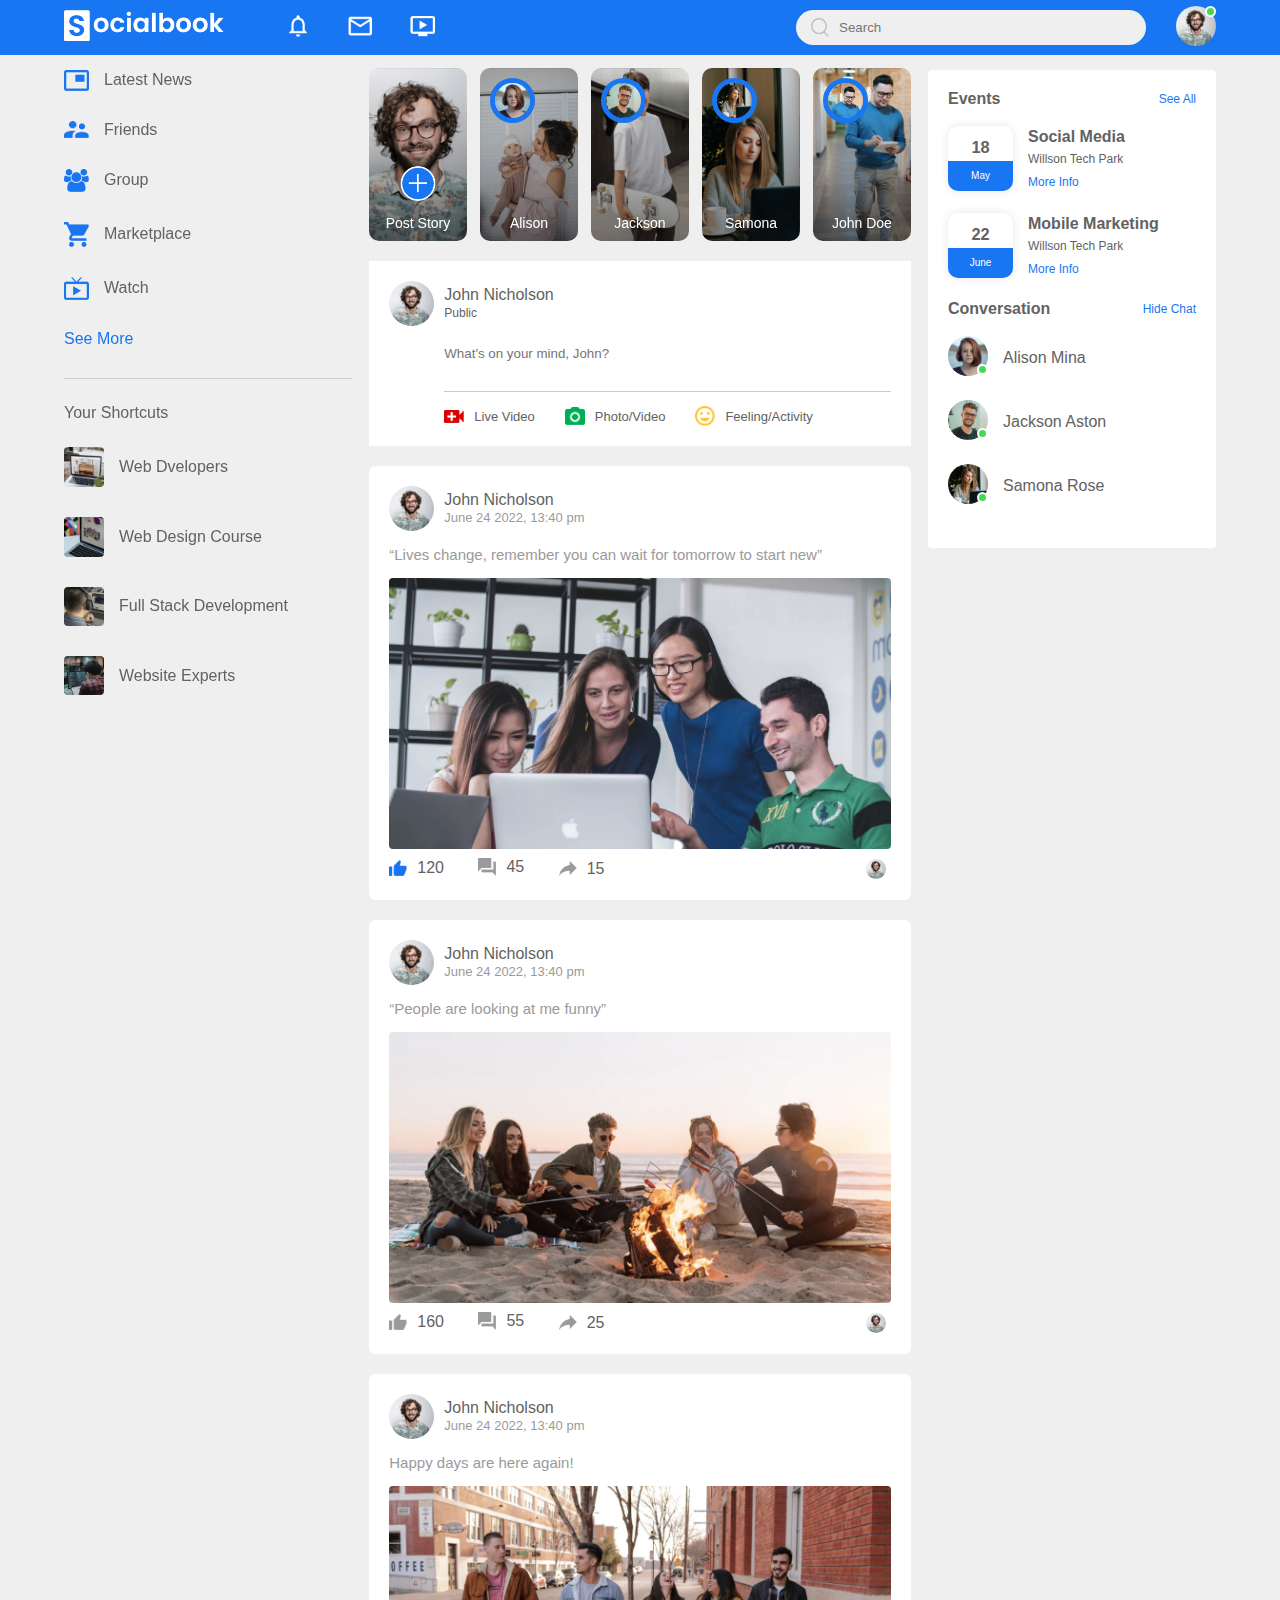
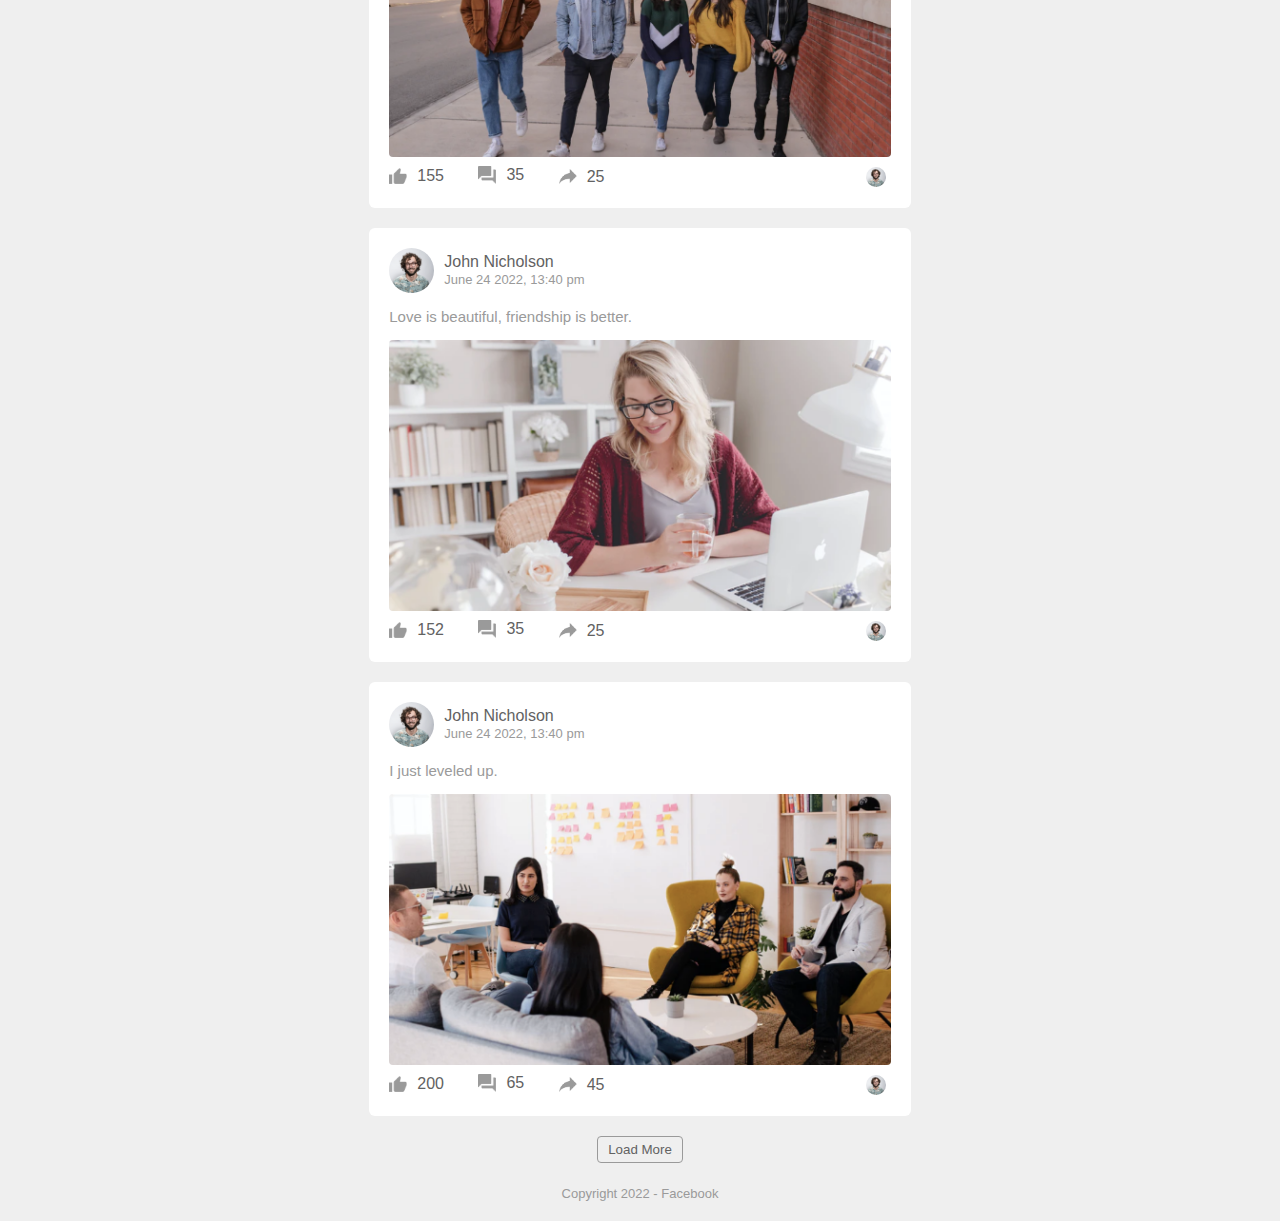
<file: index.html>
<!DOCTYPE html>
<html lang="en">
  <head>
    <meta charset="UTF-8" />
    <meta http-equiv="X-UA-Compatible" content="IE=edge" />
    <meta name="viewport" content="width=device-width, initial-scale=1.0" />
    <title>Facebook</title>
    <link rel="stylesheet" href="style.css" />
    <link
      rel="stylesheet"
      href="https://cdnjs.cloudflare.com/ajax/libs/font-awesome/6.1.1/css/all.min.css"
      integrity="sha512-KfkfwYDsLkIlwQp6LFnl8zNdLGxu9YAA1QvwINks4PhcElQSvqcyVLLD9aMhXd13uQjoXtEKNosOWaZqXgel0g=="
      crossorigin="anonymous"
      referrerpolicy="no-referrer"
    />
  </head>
  <body>
    <nav>
      <div class="nav-left">
          <a href="index.html">
        <img src="images/logo.png" class="logo" />
        </a>
        <ul>
          <li><img src="images/notification.png" /></li>
          <li><img src="images/inbox.png" /></li>
          <li><img src="images/video.png" /></li>
        </ul>
      </div>
      <div class="nav-right">
        <div class="search-box">
          <img src="images/search.png" />
          <input type="text" placeholder="Search" />
        </div>
        <div class="nav-user-icon online" onclick="settingsMenuToggle()">
          <img src="images/profile-pic.png" alt="" />
        </div>
      </div>

      <!-- settings-menu -->
      <div class="settings-menu">

        <div id="dark-btn" >
            <span></span>
        </div>


        <div class="settings-menu-inner">
          <div class="user-profile">
            <img src="images/profile-pic.png" />
            <div>
              <p>John Nicholson</p>
              <a href="profile.html">See your profile</a>
            </div>
          </div>

          <hr />

          <div class="user-profile">
            <img src="images/feedback.png" />
            <div>
              <p>Give Feedback</p>
              <a href="#">Help us to improve the new design</a>
            </div>
          </div>
          <hr />

          <div class="setting-links">
            <img src="images/setting.png" class="settings-icon" />
            <a href="#"
              >Settings & Privacy <img src="images/arrow.png" width="10px"
            /></a>
          </div>

          <div class="setting-links">
            <img src="images/help.png" class="settings-icon" />
            <a href="#"
              >Help & Support <img src="images/arrow.png" width="10px"
            /></a>
          </div>

          <div class="setting-links">
            <img src="images/display.png" class="settings-icon" />
            <a href="#"
              >Display & Accessibility<img src="images/arrow.png" width="10px"
            /></a>
          </div>

          <div class="setting-links">
            <img src="images/logout.png" class="settings-icon" />
            <a href="#">Logout <img src="images/arrow.png" width="10px" /></a>
          </div>
        </div>
      </div>
    </nav>

    <div class="container">
      <!-- left - sidebar  -->
      <div class="left-sidebar">
        <div class="imp-links">
          <a href="#"><img src="images/news.png" />Latest News</a>
          <a href="#"><img src="images/friends.png" />Friends</a>
          <a href="#"><img src="images/group.png" />Group</a>
          <a href="#"><img src="images/marketplace.png" />Marketplace</a>
          <a href="#"><img src="images/watch.png" />Watch</a>
          <a href="#">See More</a>
        </div>

        <div class="shortcut-links">
          <p>Your Shortcuts</p>
          <a href="#"
            ><img src="images/shortcut-1.png" alt="" />Web Dvelopers</a
          >
          <a href="#"
            ><img src="images/shortcut-2.png" alt="" />Web Design Course</a
          >
          <a href="#"
            ><img src="images/shortcut-3.png" alt="" />Full Stack Development</a
          >
          <a href="#"
            ><img src="images/shortcut-4.png" alt="" />Website Experts</a
          >
        </div>
      </div>

      <!-- main-content  -->
      <div class="main-content">
        <div class="story-gallery">
          <div class="story story1">
            <img src="images/upload.png" alt="" />
            <p>Post Story</p>
          </div>

          <div class="story story2">
            <img src="images/member-1.png" alt="" />
            <p>Alison</p>
          </div>

          <div class="story story3">
            <img src="images/member-2.png" alt="" />
            <p>Jackson</p>
          </div>

          <div class="story story4">
            <img src="images/member-3.png" alt="" />
            <p>Samona</p>
          </div>

          <div class="story story5">
            <img src="images/member-4.png" alt="" />
            <p>John Doe</p>
          </div>
        </div>

        <div class="write-post-container">
          <div class="user-profile">
            <img src="images/profile-pic.png" />
            <div>
              <p>John Nicholson</p>
              <small>Public <i class="fas fa-caret-down"></i></small>
            </div>
          </div>

          <div class="post-input-container">
            <textarea
              rows="3"
              placeholder="What's on your mind, John?"
            ></textarea>

            <div class="add-post-links">
              <a href=""><img src="images/live-video.png" />Live Video</a>
              <a href=""><img src="images/photo.png" />Photo/Video</a>
              <a href=""><img src="images/feeling.png" />Feeling/Activity</a>
            </div>
          </div>
        </div>

        <div class="post-container">
          <div class="post-row">
            <div class="user-profile">
              <img src="images/profile-pic.png" />
              <div>
                <p>John Nicholson</p>
                <span>June 24 2022, 13:40 pm</span>
              </div>
            </div>
            <a href="#"><i class="fas fa-ellipsis-v"></i></a>
          </div>

          <p class="post-text">
            “Lives change, remember you can wait for tomorrow to start new”
          </p>
          <img src="images/feed-image-1.png" class="post-img" />

          <div class="post-row">
            <div class="activity-icons">
              <div><img src="images/like-blue.png" />120</div>
              <div><img src="images/comments.png" />45</div>
              <div><img src="images/share.png" />15</div>
            </div>

            <div class="post-profile-icon">
              <img src="images/profile-pic.png" alt="" />
              <i class="fas fa-caret-down"></i>
            </div>
          </div>
        </div>

        <div class="post-container">
          <div class="post-row">
            <div class="user-profile">
              <img src="images/profile-pic.png" />
              <div>
                <p>John Nicholson</p>
                <span>June 24 2022, 13:40 pm</span>
              </div>
            </div>
            <a href="#"><i class="fas fa-ellipsis-v"></i></a>
          </div>

          <p class="post-text">“People are looking at me funny”</p>
          <img src="images/feed-image-2.png" class="post-img" />

          <div class="post-row">
            <div class="activity-icons">
              <div><img src="images/like.png" />160</div>
              <div><img src="images/comments.png" />55</div>
              <div><img src="images/share.png" />25</div>
            </div>

            <div class="post-profile-icon">
              <img src="images/profile-pic.png" alt="" />
              <i class="fas fa-caret-down"></i>
            </div>
          </div>
        </div>

        <div class="post-container">
          <div class="post-row">
            <div class="user-profile">
              <img src="images/profile-pic.png" />
              <div>
                <p>John Nicholson</p>
                <span>June 24 2022, 13:40 pm</span>
              </div>
            </div>
            <a href="#"><i class="fas fa-ellipsis-v"></i></a>
          </div>

          <p class="post-text">Happy days are here again!</p>
          <img src="images/feed-image-3.png" class="post-img" />

          <div class="post-row">
            <div class="activity-icons">
              <div><img src="images/like.png" />155</div>
              <div><img src="images/comments.png" />35</div>
              <div><img src="images/share.png" />25</div>
            </div>

            <div class="post-profile-icon">
              <img src="images/profile-pic.png" alt="" />
              <i class="fas fa-caret-down"></i>
            </div>
          </div>
        </div>

        <div class="post-container">
          <div class="post-row">
            <div class="user-profile">
              <img src="images/profile-pic.png" />
              <div>
                <p>John Nicholson</p>
                <span>June 24 2022, 13:40 pm</span>
              </div>
            </div>
            <a href="#"><i class="fas fa-ellipsis-v"></i></a>
          </div>

          <p class="post-text">Love is beautiful, friendship is better.</p>
          <img src="images/feed-image-4.png" class="post-img" />

          <div class="post-row">
            <div class="activity-icons">
              <div><img src="images/like.png" />152</div>
              <div><img src="images/comments.png" />35</div>
              <div><img src="images/share.png" />25</div>
            </div>

            <div class="post-profile-icon">
              <img src="images/profile-pic.png" alt="" />
              <i class="fas fa-caret-down"></i>
            </div>
          </div>
        </div>

        <div class="post-container">
          <div class="post-row">
            <div class="user-profile">
              <img src="images/profile-pic.png" />
              <div>
                <p>John Nicholson</p>
                <span>June 24 2022, 13:40 pm</span>
              </div>
            </div>
            <a href="#"><i class="fas fa-ellipsis-v"></i></a>
          </div>

          <p class="post-text">I just leveled up.</p>
          <img src="images/feed-image-5.png" class="post-img" />

          <div class="post-row">
            <div class="activity-icons">
              <div><img src="images/like.png" />200</div>
              <div><img src="images/comments.png" />65</div>
              <div><img src="images/share.png" />45</div>
            </div>

            <div class="post-profile-icon">
              <img src="images/profile-pic.png" alt="" />
              <i class="fas fa-caret-down"></i>
            </div>
          </div>
        </div>

        <button type="button" class="load-more">Load More</button>
      </div>

      <!-- right - sidebar  -->
      <div class="right-sidebar">
        <div class="sidebar-title">
          <h4>Events</h4>
          <a href="#">See All</a>
        </div>

        <div class="event">
          <div class="left-event">
            <h3>18</h3>
            <span>May</span>
          </div>
          <div class="right-event">
            <h4>Social Media</h4>
            <p><i class="fa-solid fa-location-dot"></i> Willson Tech Park</p>
            <a href="#">More Info</a>
          </div>
        </div>

        <div class="event">
          <div class="left-event">
            <h3>22</h3>
            <span>June</span>
          </div>
          <div class="right-event">
            <h4>Mobile Marketing</h4>
            <p><i class="fa-solid fa-location-dot"></i> Willson Tech Park</p>
            <a href="#">More Info</a>
          </div>
        </div>

        <!-- <div class="sidebar-title">
                    <h4>Advertisement</h4>
                    <a href="#">Close</a>
                </div> 

                <img src="images/advertisement.png" class="sidebar-ads"> -->

        <div class="sidebar-title">
          <h4>Conversation</h4>
          <a href="#">Hide Chat</a>
        </div>

        <div class="online-list">
          <div class="online">
            <img src="images/member-1.png" alt="" />
          </div>
          <p>Alison Mina</p>
        </div>

        <div class="online-list">
          <div class="online">
            <img src="images/member-2.png" alt="" />
          </div>
          <p>Jackson Aston</p>
        </div>

        <div class="online-list">
          <div class="online">
            <img src="images/member-3.png" alt="" />
          </div>
          <p>Samona Rose</p>
        </div>
      </div>
    </div>

    <script src="script.js"></script>

    <div class="footer">
      <p>Copyright 2022 - Facebook</p>
    </div>
  </body>
</html>
</file>
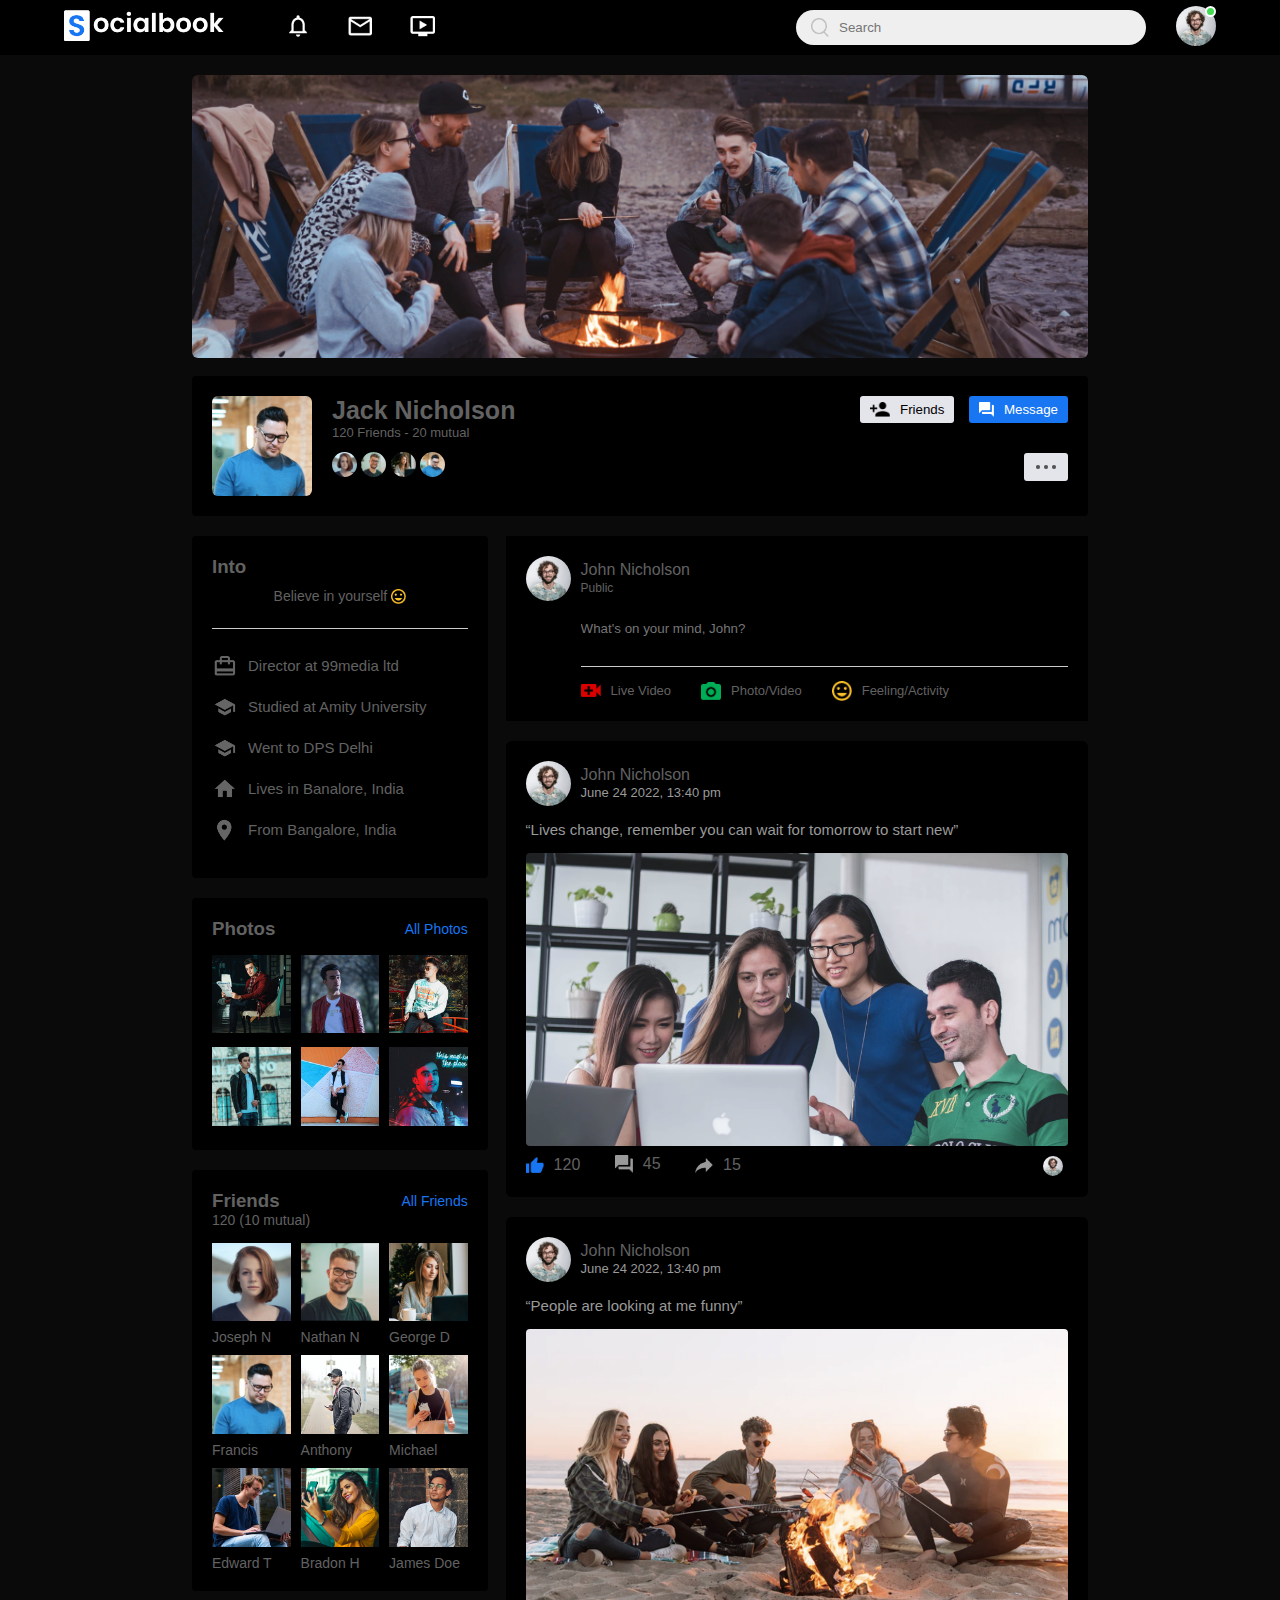
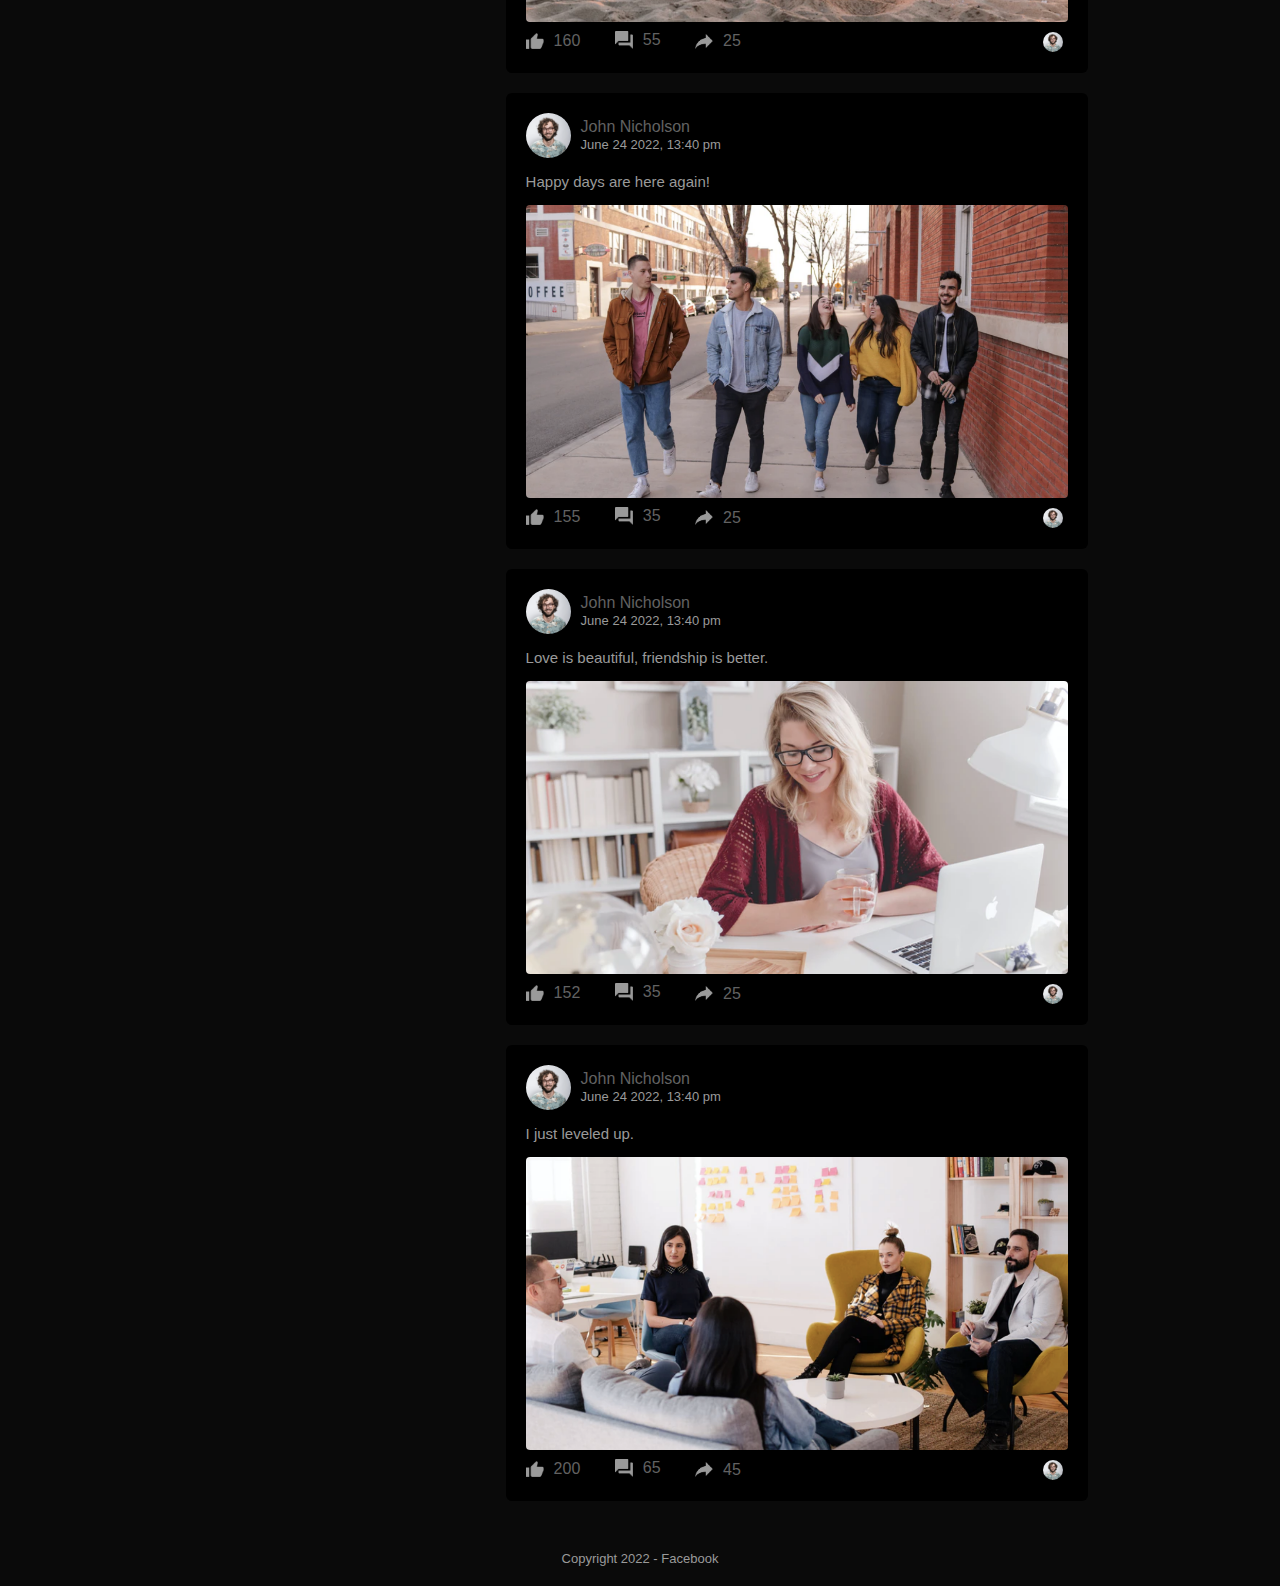
<file: profile.html>
<!DOCTYPE html>
<html lang="en">
  <head>
    <meta charset="UTF-8" />
    <meta http-equiv="X-UA-Compatible" content="IE=edge" />
    <meta name="viewport" content="width=device-width, initial-scale=1.0" />
    <title>Profile page - Facebook</title>
    <link rel="stylesheet" href="style.css" />
    <link
      rel="stylesheet"
      href="https://cdnjs.cloudflare.com/ajax/libs/font-awesome/6.1.1/css/all.min.css"
      integrity="sha512-KfkfwYDsLkIlwQp6LFnl8zNdLGxu9YAA1QvwINks4PhcElQSvqcyVLLD9aMhXd13uQjoXtEKNosOWaZqXgel0g=="
      crossorigin="anonymous"
      referrerpolicy="no-referrer"
    />
  </head>
  <body>
    <nav>
      <div class="nav-left">
          <a href="index.html">
        <img src="images/logo.png" class="logo" />
         </a>
        <ul>
          <li><img src="images/notification.png" /></li>
          <li><img src="images/inbox.png" /></li>
          <li><img src="images/video.png" /></li>
        </ul>
      </div>
      <div class="nav-right">
        <div class="search-box">
          <img src="images/search.png" />
          <input type="text" placeholder="Search" />
        </div>
        <div class="nav-user-icon online" onclick="settingsMenuToggle()">
          <img src="images/profile-pic.png" alt="" />
        </div>
      </div>

      <!-- settings-menu -->
      <div class="settings-menu">
        <div id="dark-btn">
          <span></span>
        </div>

        <div class="settings-menu-inner">
          <div class="user-profile">
            <img src="images/profile-pic.png" />
            <div>
              <p>John Nicholson</p>
              <a href="profile.html">See your profile</a>
            </div>
          </div>

          <hr />

          <div class="user-profile">
            <img src="images/feedback.png" />
            <div>
              <p>Give Feedback</p>
              <a href="#">Help us to improve the new design</a>
            </div>
          </div>
          <hr />

          <div class="setting-links">
            <img src="images/setting.png" class="settings-icon" />
            <a href="#"
              >Settings & Privacy <img src="images/arrow.png" width="10px"
            /></a>
          </div>

          <div class="setting-links">
            <img src="images/help.png" class="settings-icon" />
            <a href="#"
              >Help & Support <img src="images/arrow.png" width="10px"
            /></a>
          </div>

          <div class="setting-links">
            <img src="images/display.png" class="settings-icon" />
            <a href="#"
              >Display & Accessibility<img src="images/arrow.png" width="10px"
            /></a>
          </div>

          <div class="setting-links">
            <img src="images/logout.png" class="settings-icon" />
            <a href="#">Logout <img src="images/arrow.png" width="10px" /></a>
          </div>
        </div>
      </div>
    </nav>

    <!-- profile page -->

    <div class="profile-container">
      <img src="images/cover.png" class="cover-img" />
      <div class="profile-details">
        <div class="pd-left">
          <div class="pd-row">
            <img src="images/profile.png" class="pd-image" />
            <div>
              <h3>Jack Nicholson</h3>
              <p>120 Friends - 20 mutual</p>
              <img src="images/member-1.png" />
              <img src="images/member-2.png" />
              <img src="images/member-3.png" />
              <img src="images/member-4.png" />
            </div>
          </div>
        </div>
        <div class="pd-right">
          <button type="button">
            <img src="images/add-friends.png" alt="" /> Friends
          </button>
          <button type="button">
            <img src="images/message.png" alt="" />Message
          </button>
          <br />
          <a href="#"><img src="images/more.png" alt="" /></a>
        </div>
      </div>

      <div class="profile-info">
        <div class="info-col">
          <div class="profile-intro">
            <h3>Into</h3>
            <p class="intro-text">
              Believe in yourself <img src="images/feeling.png" />
            </p>
            <hr />
            <ul>
              <li>
                <img src="images/profile-job.png" /> Director at 99media ltd
              </li>
              <li>
                <img src="images/profile-study.png" />Studied at Amity
                University
              </li>
              <li><img src="images/profile-study.png" />Went to DPS Delhi</li>
              <li>
                <img src="images/profile-home.png" />Lives in Banalore, India
              </li>
              <li>
                <img src="images/profile-location.png" />From Bangalore, India
              </li>
            </ul>
          </div>

            <div class="profile-intro">
                <div class="title-box">
                    <h3>Photos</h3>
                    <a href="">All Photos</a>
                </div>

             <div class="photo-box">
                <div><img src="images/photo1.png" /></div>
                <div><img src="images/photo2.png" /></div>
                <div><img src="images/photo3.png" /></div>
                <div><img src="images/photo4.png" /></div>
                <div><img src="images/photo5.png" /></div>
                <div><img src="images/photo6.png" /></div>
            </div>
          </div>

          <div class="profile-intro">
            <div class="title-box">
                <h3>Friends</h3>
                <a href="">All Friends</a>
            </div>

            <p>120 (10 mutual)</p>

         <div class="friends-box">
            <div><img src="images/member-1.png" /><p>Joseph N</p></div>
            <div><img src="images/member-2.png" /><p>Nathan N</p></div>
            <div><img src="images/member-3.png" /><p>George D</p></div>
            <div><img src="images/member-4.png" /><p>Francis</p></div>
            <div><img src="images/member-5.png" /><p>Anthony</p></div>
            <div><img src="images/member-6.png" /><p>Michael</p></div>
            <div><img src="images/member-7.png" /><p>Edward T</p></div>
            <div><img src="images/member-8.png" /><p>Bradon H</p></div>
            <div><img src="images/member-9.png" /><p>James Doe</p></div>
            
        </div>
      </div>


        </div>
        <div class="post-col">
          <div class="write-post-container">
            <div class="user-profile">
              <img src="images/profile-pic.png" />
              <div>
                <p>John Nicholson</p>
                <small>Public <i class="fas fa-caret-down"></i></small>
              </div>
            </div>

            <div class="post-input-container">
              <textarea
                rows="3"
                placeholder="What's on your mind, John?"
              ></textarea>

              <div class="add-post-links">
                <a href=""><img src="images/live-video.png" />Live Video</a>
                <a href=""><img src="images/photo.png" />Photo/Video</a>
                <a href=""><img src="images/feeling.png" />Feeling/Activity</a>
              </div>
            </div>
          </div>

          <div class="post-container">
            <div class="post-row">
              <div class="user-profile">
                <img src="images/profile-pic.png" />
                <div>
                  <p>John Nicholson</p>
                  <span>June 24 2022, 13:40 pm</span>
                </div>
              </div>
              <a href="#"><i class="fas fa-ellipsis-v"></i></a>
            </div>

            <p class="post-text">
              “Lives change, remember you can wait for tomorrow to start new”
            </p>
            <img src="images/feed-image-1.png" class="post-img" />

            <div class="post-row">
              <div class="activity-icons">
                <div><img src="images/like-blue.png" />120</div>
                <div><img src="images/comments.png" />45</div>
                <div><img src="images/share.png" />15</div>
              </div>

              <div class="post-profile-icon">
                <img src="images/profile-pic.png" alt="" />
                <i class="fas fa-caret-down"></i>
              </div>
            </div>
          </div>

          <div class="post-container">
            <div class="post-row">
              <div class="user-profile">
                <img src="images/profile-pic.png" />
                <div>
                  <p>John Nicholson</p>
                  <span>June 24 2022, 13:40 pm</span>
                </div>
              </div>
              <a href="#"><i class="fas fa-ellipsis-v"></i></a>
            </div>

            <p class="post-text">“People are looking at me funny”</p>
            <img src="images/feed-image-2.png" class="post-img" />

            <div class="post-row">
              <div class="activity-icons">
                <div><img src="images/like.png" />160</div>
                <div><img src="images/comments.png" />55</div>
                <div><img src="images/share.png" />25</div>
              </div>

              <div class="post-profile-icon">
                <img src="images/profile-pic.png" alt="" />
                <i class="fas fa-caret-down"></i>
              </div>
            </div>
          </div>

          <div class="post-container">
            <div class="post-row">
              <div class="user-profile">
                <img src="images/profile-pic.png" />
                <div>
                  <p>John Nicholson</p>
                  <span>June 24 2022, 13:40 pm</span>
                </div>
              </div>
              <a href="#"><i class="fas fa-ellipsis-v"></i></a>
            </div>

            <p class="post-text">Happy days are here again!</p>
            <img src="images/feed-image-3.png" class="post-img" />

            <div class="post-row">
              <div class="activity-icons">
                <div><img src="images/like.png" />155</div>
                <div><img src="images/comments.png" />35</div>
                <div><img src="images/share.png" />25</div>
              </div>

              <div class="post-profile-icon">
                <img src="images/profile-pic.png" alt="" />
                <i class="fas fa-caret-down"></i>
              </div>
            </div>
          </div>

          <div class="post-container">
            <div class="post-row">
              <div class="user-profile">
                <img src="images/profile-pic.png" />
                <div>
                  <p>John Nicholson</p>
                  <span>June 24 2022, 13:40 pm</span>
                </div>
              </div>
              <a href="#"><i class="fas fa-ellipsis-v"></i></a>
            </div>

            <p class="post-text">Love is beautiful, friendship is better.</p>
            <img src="images/feed-image-4.png" class="post-img" />

            <div class="post-row">
              <div class="activity-icons">
                <div><img src="images/like.png" />152</div>
                <div><img src="images/comments.png" />35</div>
                <div><img src="images/share.png" />25</div>
              </div>

              <div class="post-profile-icon">
                <img src="images/profile-pic.png" alt="" />
                <i class="fas fa-caret-down"></i>
              </div>
            </div>
          </div>

          <div class="post-container">
            <div class="post-row">
              <div class="user-profile">
                <img src="images/profile-pic.png" />
                <div>
                  <p>John Nicholson</p>
                  <span>June 24 2022, 13:40 pm</span>
                </div>
              </div>
              <a href="#"><i class="fas fa-ellipsis-v"></i></a>
            </div>

            <p class="post-text">I just leveled up.</p>
            <img src="images/feed-image-5.png" class="post-img" />

            <div class="post-row">
              <div class="activity-icons">
                <div><img src="images/like.png" />200</div>
                <div><img src="images/comments.png" />65</div>
                <div><img src="images/share.png" />45</div>
              </div>

              <div class="post-profile-icon">
                <img src="images/profile-pic.png" alt="" />
                <i class="fas fa-caret-down"></i>
              </div>
            </div>
          </div>
        </div>
      </div>
    </div>

    <script src="script.js"></script>

    <div class="footer">
      <p>Copyright 2022 - Facebook</p>
    </div>
  </body>
</html>
</file>
<file: style.css>
*{
    margin: 0;
    padding: 0;
    font-family: 'poppins',sans-serif;
    box-sizing: border-box;
}


:root{
    --body-color:#efefef;
    --nav-color:#1876f2;
    --bg-color:#fff;
}

.dark-theme{
    --body-color:#0a0a0a;
    --nav-color:#000;
    --bg-color:#000;
}






body{
    background: var(--body-color);
    transition: background 0.3s;
}

nav{
    display: flex;
    align-items: center;
    justify-content: space-between;
    background: var(--nav-color);
    padding: 5px 5%;
    position: sticky;
    top: 0;
    z-index: 999;
}

.logo{
    width: 160px;
    margin-right: 45px;
}

.nav-left, .nav-right{
    display: flex;
    align-items: center;
}

.nav-left ul li{
    list-style: none;
    display: inline-block;
}

.nav-left ul li img {
    width: 28px;
    margin: 0 15px;
}

.nav-user-icon img{
    width: 40px;
    border-radius: 50%;
    cursor: pointer;
}

.nav-user-icon{
    margin-left: 30px;
}

.search-box{
    background: #efefef;
    width: 350px;
    border-radius: 20px;
    display: flex;
    align-items: center;
    padding: 0 15px;
}
.search-box img{
    width: 18px;
}
.search-box input{
    width: 100%;
    background: transparent;
    padding: 10px;
    outline: none;
    border: none;
}

.online{
    position: relative;
}

.online::after{
    content: "";
    width: 7px;
    height: 7px;
    border: 2px solid white;
    border-radius: 50%;
    background: #41db51;
    position: absolute;
    top: 0;
    right: 0;
}

.container{
    display: flex;
    justify-content: space-between;
    padding: 13px 5%;
}

.left-sidebar{
    flex-basis: 25%;
    position: sticky;
    top: 70px;
    align-self: flex-start;
}

.right-sidebar{
    flex-basis: 25%;
    position: sticky;
    top: 70px;
    align-self: flex-start;
    background: var(--bg-color);
    padding: 20px;
    border-radius: 4px;
    color: #626262;
}

.main-content{
flex-basis: 47%;
}

.imp-links a, .shortcut-links a{
    text-decoration: none;
    display: flex;
    align-items: center;
    margin-bottom: 30px;
    color: #626262;
    width: fit-content;
}

.imp-links a img{
    width: 25px;
    margin-right: 15px;
}

.imp-links a:last-child{
    color: #1876f2;
}

.imp-links{
    border-bottom: 1px solid #ccc;
}

.shortcut-links a img{
    width: 40px;
    border-radius: 4px;
    margin-right: 15px;
}

.shortcut-links p{
    margin: 25px 0;
    color: #626262;
    font-weight: 500;
}

.sidebar-title{
    display: flex;
    align-items: center;
    justify-content: space-between;
    margin-bottom: 18px;
}

.right-sidebar h4{
    font-weight:600;
    font-size: 16px;
}

.sidebar-title a{
    text-decoration: none;
    color: #1876f2;
    font-size: 12px;
}

.event{
    display: flex;
    font-size: 14px;
    margin-bottom: 20px;
    line-height: 22px;
    
}

.left-event{
    border-radius: 10px;
    height: 65px;
    width: 65px;
    margin-right: 15px;
    padding-top:10px;
    text-align: center;
    position: relative;
    overflow: hidden;
    box-shadow: 0 0 10px rgba(0,0,0,0.1);
}

.event p{
    font-size: 12px;
}
.event a{
    font-size: 12px;
    text-decoration: none;
    color: #1876f2;
}

.left-event span{
    position: absolute;
    bottom: 0;
    left: 0;
    width: 100%;
    background: #1876f2;
    color: white;
    font-size: 10px;
    padding: 4px 0;
}

.sidebar-ads{
    width: 100%;
    margin-bottom: 20px;
    border-radius: 4px;
}

.online-list{
    display: flex;
    align-items: center;
    margin-bottom: 20px;  
}

.online-list .online img{
    width: 40px;
    border-radius: 50%;  
}

.online-list .online{
    width: 40px;
    border-radius: 50%;
    margin-right: 15px;
}

.online-list .online::after{
    top: unset;
    bottom: 5px;
}

.story-gallery{
    display: flex;
    justify-content: space-between;
    margin-bottom: 20px;
}

.story{
    flex-basis: 18%;
    padding-top: 32%;
    position: relative;
    background-position: center;
    background-size: cover;
    border-radius: 10px;
}

.story img{
    position: absolute;
    width: 45px;
    border-radius: 50%;
    top: 10px;
    left: 10px;
    border: 5px solid #1876f2;
}

.story p{
    position: absolute;
    bottom: 10px;
    width: 100%;
    text-align: center;
    color: white;
    font-size: 14px;
}

.story1{
    background-image: linear-gradient(transparent,rgba(0,0,0,0.5)) ,url(images/status-1.png);
}

.story2{
    background-image: linear-gradient(transparent,rgba(0,0,0,0.5)) ,url(images/status-2.png);
}

.story3{
    background-image: linear-gradient(transparent,rgba(0,0,0,0.5)) ,url(images/status-3.png);
}

.story4{
    background-image: linear-gradient(transparent,rgba(0,0,0,0.5)) ,url(images/status-4.png);
}

.story5{
    background-image: linear-gradient(transparent,rgba(0,0,0,0.5)) ,url(images/status-5.png);
}

.story.story1 img{
    top: unset;
    left: 50%;
    bottom: 40px;
    transform: translate(-50%);
    border: 0;
    width: 35px;
}

.write-post-container{
    width: 100%;
    background: var(--bg-color);
    border: 6px;
    padding: 20px;
    color: #626262;
}

.user-profile{
    display: flex;
    align-items: center;
}

.user-profile img{
    width: 45px;
    border-radius: 50%;
    margin-right: 10px;
}

.user-profile p{
    margin-bottom: -1px;
    font-weight: 500;
    color: #626262;
}

.user-profile small{
    font-size: 12px;
}

.post-input-container{
    padding-left: 55px;
    padding-top: 20px;
}

.post-input-container textarea{
    width: 100%;
    border: 0;
    outline: none;
    border-bottom: 1px solid #ccc;
    background: transparent;
    resize: none;
}

.add-post-links{
    display: flex;
    margin-top: 10px;
}

.add-post-links a{
    text-decoration: none;
    display: flex;
    align-items: center;
    color: #626262;
    margin-right: 30px;
    font-size: 13px;
}

.add-post-links img{
    width: 20px;
    margin-right: 10px;

}

.post-container{
    width: 100%;
    background: var( --bg-color);
    border-radius: 6px;
    padding: 20px;
    color: #626262;
    margin: 20px 0;
}

.user-profile span{
    font-size: 13px;
    color: #9a9a9a;
}

.post-text{
    color: #9a9a9a;
    margin: 15px 0;
    font-size: 15px;
}

.post-img{
    width: 100%;
    border-radius: 4px;
    margin-bottom: 5px;
}

.post-row{
    display: flex;
    justify-content: space-between;
}

.activity-icons div img{
    width: 18px;
    margin-right: 10px;
}
.activity-icons div{
    display: inline-flex;
    align-items: center;
    margin-right: 30px;
}

.post-profile-icon{
    display: flex;
    align-items: center;
}

.post-profile-icon img{
    width: 20px;
    border-radius: 50%;
    margin-right: 5px;
}

.post-row a{
    color: #9a9a9a;
}

.load-more{
    display: block;
    margin: auto;
    cursor: pointer;
    padding: 5px 10px;
    border: 1px solid #9a9a9a;
    color: #626262;
    background: transparent;
    border-radius: 4px;
}

.footer{
    text-align: center;
    color: #9a9a9a;
    padding: 10px 0 20px;
    font-size: 13px;
}

.settings-menu{
    position: absolute;
    width: 90%;
    max-width: 350px;
    /* height: 500px; */
    background: var(--bg-color);
    box-shadow: 0 0 10px rgba(0,0,0,0.4);
    border-radius: 4px;
    overflow: hidden;
    top: 108%;
    right: 5%;

    max-height: 0;
    transition: max-height 0.3s;
}

.settings-menu-height{
    max-height: 450px;
}

.user-profile a{
    font-size: 12px;
    color: #1876f2;
    text-decoration: none;
}

.settings-menu-inner{
    padding: 20px;
}

.settings-menu hr{
    border: 0;
    height: 1px;
    background: #9a9a9a;
    margin: 15px 0;
}

.setting-links{
    display: flex;
    align-items: center;
    margin: 15px 0;
}

.setting-links .settings-icon{
    width: 38px;
    margin-right: 10px;
    border-radius: 50%;
}
.setting-links a{
    display: flex;
    flex: 1;
    align-items: center;
    justify-content: space-between;
    text-decoration: none;
    color: #626262;
}

#dark-btn{
    position: absolute;
    top: 20px;
    right: 20px;
    background: #ccc;
    width: 45px;
    border-radius: 15px;
    padding: 2px 3px;
    cursor: pointer;
    display:flex;
    transition: padding-left 0.5s, background 0.5s;
}

#dark-btn span{
    width: 18px;
    height: 18px;
    background: white;
    border-radius: 50%;
    display: inline-block;
   
}

#dark-btn.dark-btn-on{
    padding-left: 23px;
    background-color: #0a0a0a;
}


/* profile page */

.profile-container{
    padding: 20px 15%;
    color: #626262;
}
.cover-img{
    width: 100%;
    border-radius: 6px;
    margin-bottom: 14px;
}

.profile-details{
    background: var(--bg-color);
    padding: 20px;
    border-radius: 4px;
    display: flex;
    align-items: flex-start;
    justify-content: space-between;
}

.pd-row{
    display: flex;
    align-items: flex-start;
}

.pd-image{
    width: 100px;
    margin-right: 20px;
    border-radius: 6px;
}

.pd-row div h3{
    font-size: 25px;
    font-weight: 600;
}

.pd-row div p{
    font-size: 13px;
}

.pd-row div img{
    width: 25px;
    border-radius: 50%;
    margin-top: 12px;
}

.pd-right button{
    background: #1876f2;
    border: 0;
    outline: 0;
    padding: 6px 10px;
    display: inline-flex;
    align-items: center;
    color: white;
    border-radius: 3px;
    margin-left: 10px;
    cursor: pointer;
}

.pd-right button img{
    height: 15px;
    margin-right: 10px;
}

.pd-right button:first-child{
    background: #e4e4eb;
    color: black;
}

.pd-right{
    text-align: right;
}

.pd-right a{
    background: #e4e4eb;
    border-radius: 3px;
    padding: 12px;
    display: inline-flex;
    margin-top: 30px;
}

.pd-right a img{
    width: 20px;
}

.profile-info{
    display: flex;
    align-items: flex-start;
    justify-content: space-between;
    margin-top: 20px;
}

.info-col{
    flex-basis: 33%;
}

.post-col{
    flex-basis: 65%;
}

.profile-intro{
    background: var(--bg-color);
    padding: 20px;
    margin-bottom: 20px;
    border-radius: 4px;
}

.profile-intro h3{
    font-weight: 600;
}

.intro-text {
    text-align: center;
    margin: 10px 0;
    font-size: 15px;
}

.intro-text img{
    width: 15px;
    margin-bottom: -3px;
}
.profile-intro hr{
    border: 0;
    height: 1px;
    background: #ccc;
    margin: 24px 0;
}

.profile-intro ul li{
    list-style: none;
    font-size: 15px;
    margin: 15px 0;
    display: flex;
    align-items: center;
}

.profile-intro ul li img{
    width: 26px;
    margin-right: 10px;
}

.title-box{
    display: flex;
    align-items: center;
    justify-content: space-between;
}

.title-box a{
    text-decoration: none;
    color: #1876f2;
    font-size: 14px;
}

.photo-box{
    display: grid;
    grid-template-columns: repeat(3, auto);
    grid-gap: 10px;
    margin-top: 15px;
}

.photo-box div img{
    width: 100%;
    cursor: pointer;
}

.profile-intro p{
    font-size: 14px;
}

.friends-box{
    display: grid;
    grid-template-columns: repeat(3, auto);
    grid-gap: 10px;
    margin-top: 15px;
}

.friends-box div img{
    width: 100%;
    cursor: pointer;
    padding-bottom: 20px;
}

.friends-box div{
    position: relative;
}

.friends-box p{
    position: absolute;
    bottom: 0;
    left: 0;
}

/* media query for home page */

@media (max-width:900px){
    .right-sidebar{
        display: none;
    }
    .left-sidebar{
        display: none;
    }
    nav{
        flex-wrap: wrap;
    }
    .search-box{
        display: none;
    }
    .logo{
        width: 110px;
        margin-right: 20px;
    }
    .nav-left ul li img{
        width: 20px;
        margin: 0 8px;
    }
    .nav-user-icon img{
        width: 30px;
    }
    .nav-user-icon{
        margin-left: 0;
    }
    .add-post-links{
        flex-wrap: wrap;
    }
    .main-content{
        flex-basis: 100%;
    }
    .story img{
        width: 30px;
        border-width: 3px;
    }
    .story p{
        font-size: 10px;
    }
    .story.story1 img{
        width: 25px;
        bottom: 30px;
    }
    .add-post-links a{
        margin-right: 12px ;
        font-size: 9px;
    }
    .add-post-links a img{
        width: 16px;
        margin-right: 5px;
    }
    .post-input-container{
        padding-left: 0;
    }
}

/* media query for profile page  */

@media (max-width:900px){
    .profile-container{
        padding: 20px 5%;
    }
    .profile-details{
        flex-wrap: wrap;
    }
    .pd-right{
        text-align: left;
        margin-top: 15px;
    }
    .pd-right button{
        margin-left: 0;
    }
    .pd-row div h3{
        font-size: 16px;
    }
    .profile-info{
        flex-wrap: wrap;
    }
    .info-col, .post-col{
        flex-basis: 100%;
    }
}
</file>
